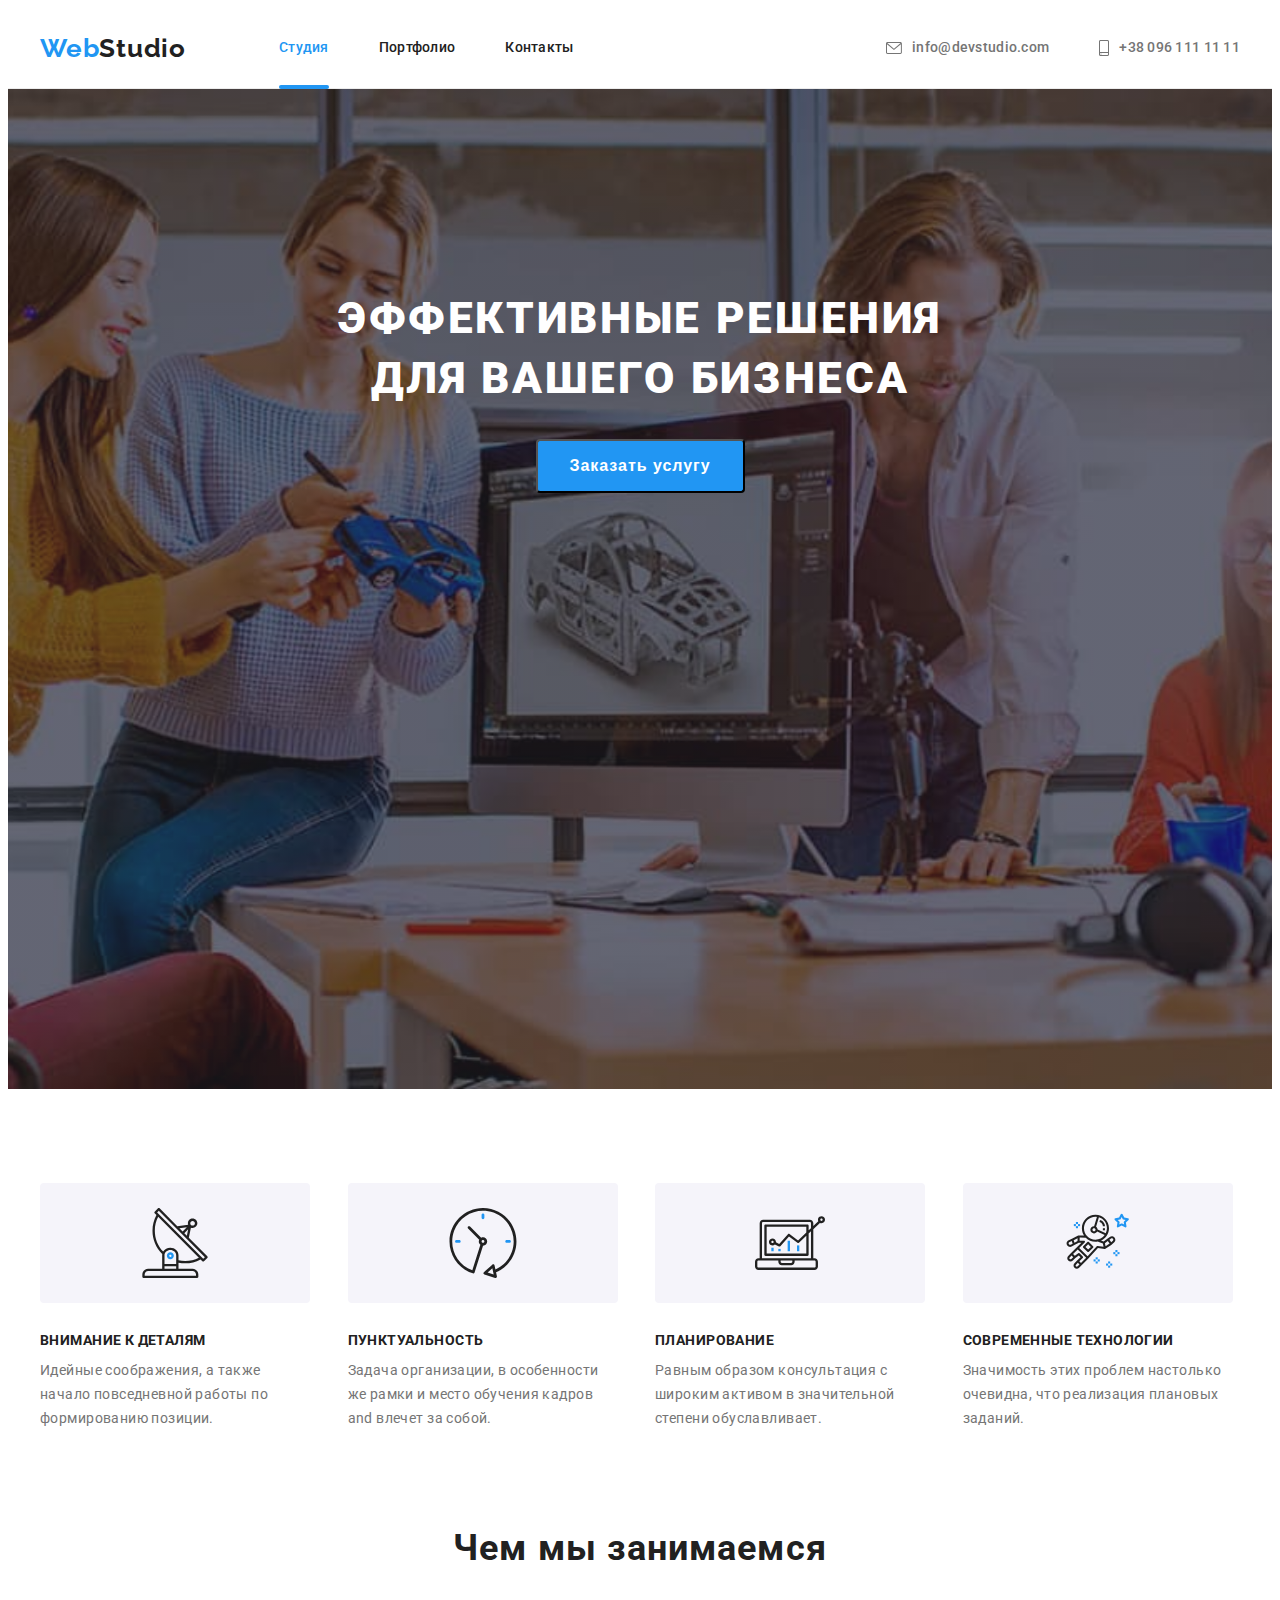
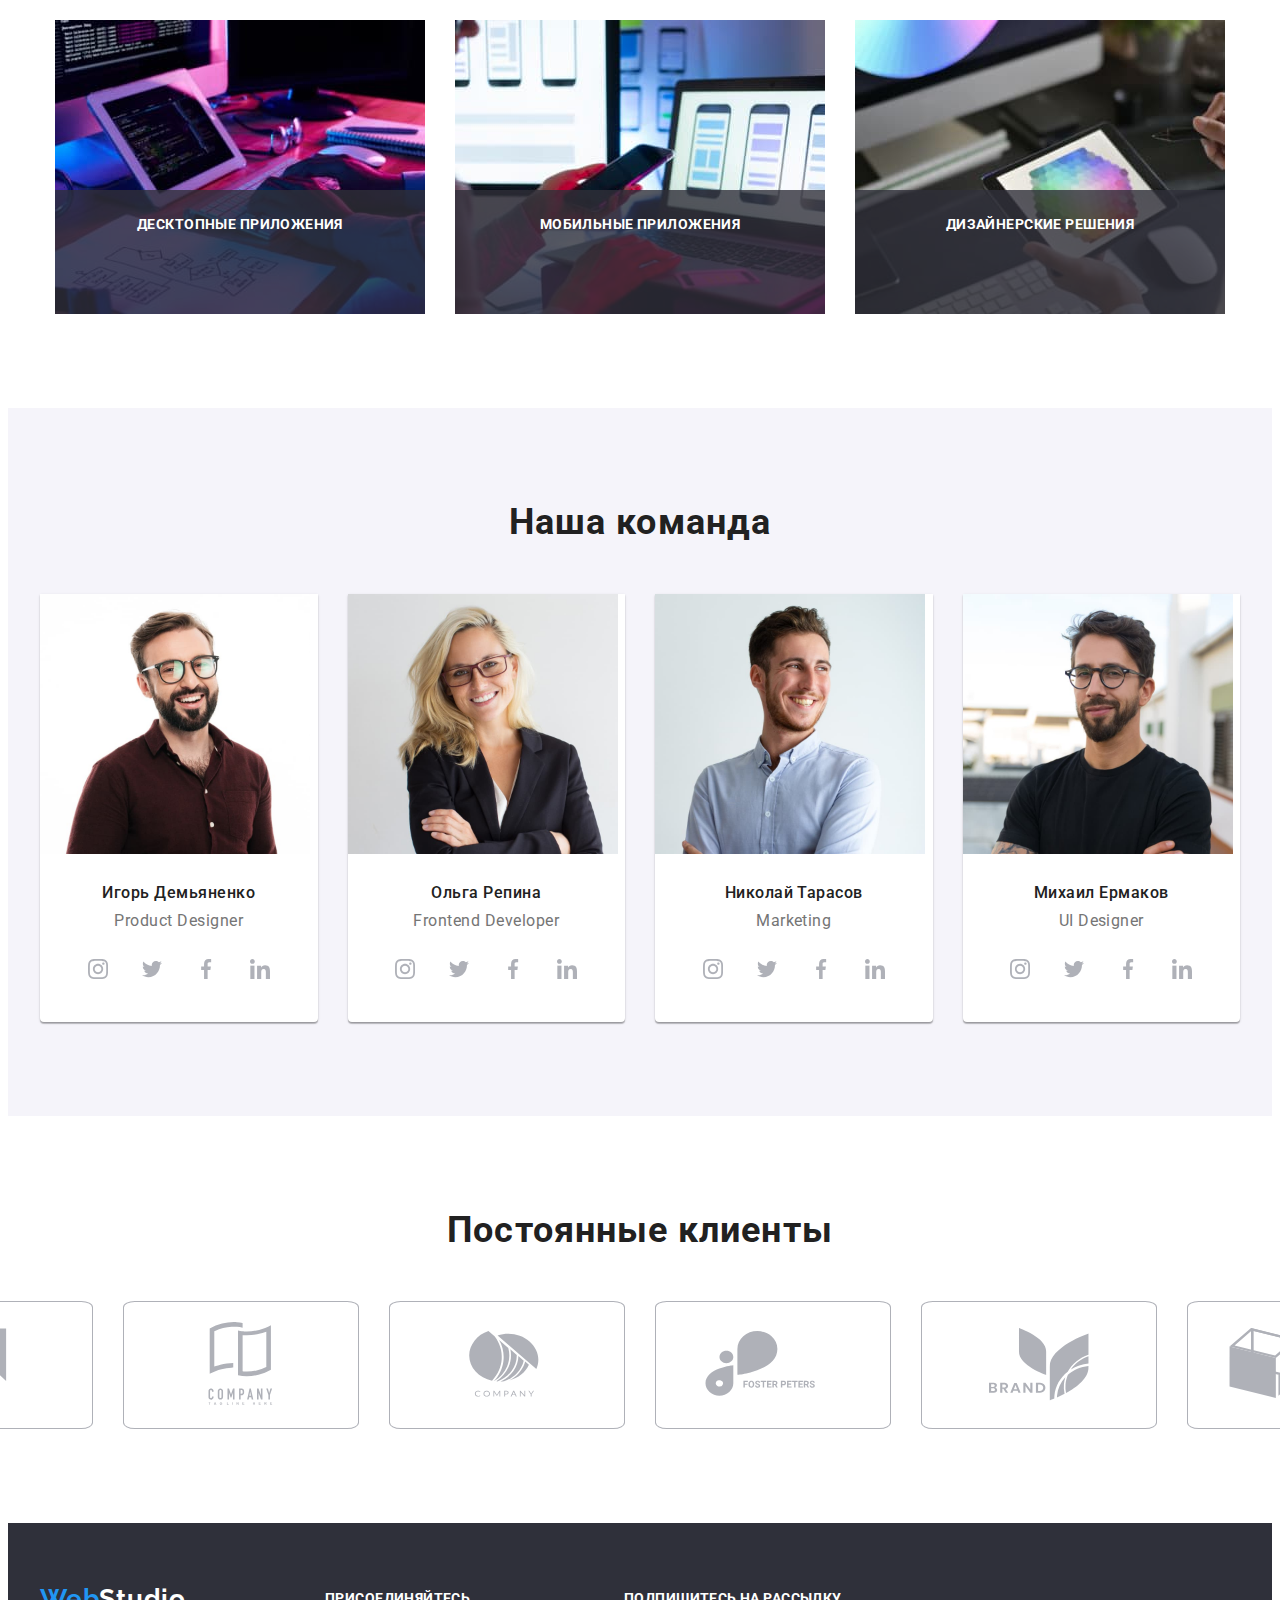
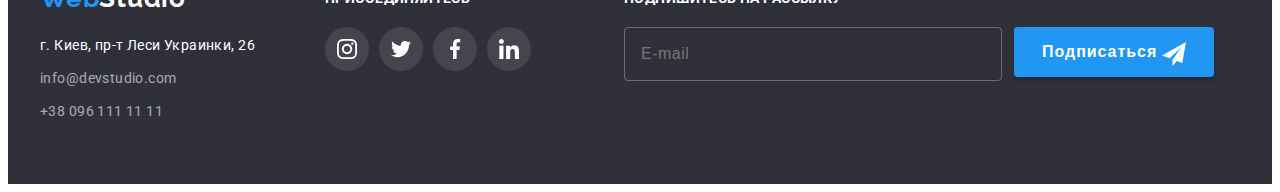
<file: index.html>
<!DOCTYPE html>
<html lang="ru">

<head>
    <meta charset="UTF-8">
    <meta http-equiv="X-UA-Compatible" content="IE=edge">
    <meta name="viewport" content="width=device-width, initial-scale=1.0">
    <title>Document</title>
        <link rel="stylesheet" href="https://fonts.googleapis.com/css2?family=Raleway:wght@700&family=Roboto:wght@400;500;700;900&display=swap">
        <link rel="stylesheet" href="https://cdnjs.cloudflare.com/ajax/libs/modern-normalize/1.1.0/modern-normalize.min.css" integrity="sha512-wpPYUAdjBVSE4KJnH1VR1HeZfpl1ub8YT/NKx4PuQ5NmX2tKuGu6U/JRp5y+Y8XG2tV+wKQpNHVUX03MfMFn9Q==" crossorigin="anonymous" referrerpolicy="no-referrer" />
        <link rel="stylesheet" href="./css/main.min.css">
</head>
    <body>
        <header class="header">
        <div class="header-containers">
            <nav class="header-nav">
                <a  class="header-nav__link-logo" href="index.html">
                    <span class="header-nav__span">Web</span>Studio
                </a>
                <ul class="site-nav">
                    <li class="site-nav__point nav">
                        <a href="index.html" class="site-nav__link acctive current">Студия</a>
                    </li>
                    <li class="site-nav__point nav">
                        <a href="./portfolio.html" class="site-nav__link">Портфолио</a>
                    </li>
                    <li class="site-nav__point nav">
                        <a href="" class="site-nav__link">Контакты</a>
                    </li>
                </ul>
            </nav>
            <ul class="auth">
                <li class="auth__point dot">
                    <a class="auth__link-contakt" href="mailto:info@devstudio.com">
                        <svg class="auth__acon iconhw">
                            <use href="./images/icons.svg#icon-envelope-g2">
                            </use>
                        </svg>
                        info@devstudio.com
                    </a>
                </li>
                <li class="auth__point dot indent">
                    <a class="auth__link-contakt" href="tel:+380961111111">
                        <svg class="auth__acon iconhwtwo">
                            <use href="./images/icons.svg#icon-smartphone-g2">
                            </use>
                        </svg>
                        +38 096 111 11 11
                    </a>
                </li>
            </ul>
        </div>
        </header>
        <main class="main">
            <section class="section-hero">
                <div class="section-hero-containers">
                <h1 class="section-hero__title">Эффективные решения<br> для вашего бизнеса</h1>
                <button type="button" class="section-hero__btn" data-modal-open>Заказать услугу</button>
                </div>
            </section>
            <section class="section-criteria">
                <div class="section-criteria-containers">
                    <h2 class="section-criteria__zag visually">Чем мы хороши для вас</h2>
                    <ul class="criteria__feature-listread">
                        <li class="criteria__point">
                        <div class="criteria__box">
                            <svg class="criteria__icon">
                                <use href="./images/icons.svg#icon-antenna-1">
                                </use>
                            </svg>
                        </div>
                        <h3 class="criteria__title">Внимание к деталям</h3>
                        <p class="criteria__texticon">Идейные соображения, а также начало повседневной работы по формированию
                            позиции.</p>
                        </li>
                        <li class="criteria__point">
                        <div class="criteria__box">
                            <svg class="criteria__icon">
                                <use href="./images/icons.svg#icon-clock-1">
                                </use>
                            </svg>
                        </div>
                        <h3 class="criteria__title">Пунктуальность</h3>
                        <p class="criteria__texticon">Задача организации, в особенности же рамки и место обучения кадров and
                            влечет за собой.</p>
                        </li>
                        <li class="criteria__point">
                        <div class="criteria__box">
                            <svg class="criteria__icon">
                                <use href="./images/icons.svg#icon-diagram-1">
                                </use>
                            </svg>
                        </div>
                        <h3 class="criteria__title">Планирование</h3>
                        <p class="criteria__texticon">Равным образом консультация с широким активом в значительной степени
                            обуславливает.</p>
                        </li>
                        <li class="criteria__point">
                        <div class="criteria__box">
                            <svg class="criteria__icon">
                                <use href="./images/icons.svg#icon-astronaut-1">
                                </use>
                            </svg>
                        </div>
                        <h3 class="criteria__title">Современные технологии</h3>
                        <p class="criteria__texticon">Значимость этих проблем настолько очевидна, что реализация плановых
                            заданий.</p>
                        </li>
                    </ul>
                </div>    
            </section>
            <section class="section-work">
                <div class="section-work-containers">
                <h2 class="section-work__zag">Чем мы занимаемся</h2>
                <ul class="work__feature-list">
                    <li class="work__point">
                            <img src="./images/img/img1.jpg" alt="написание кода" width="370" height="294">
                            <p class="work__title-img">Десктопные приложения</p>
                    </li>
                    <li class="work__point">
                            <img src="./images/img/img2.jpg" alt="оформление проекта" width="370" height="294">
                            <p class="work__title-img">Мобильные приложения</p>
                    </li>
                    <li class="work__point">
                            <img src="./images/img/img3.jpg" alt="цветовая палитра" width="370" height="294">
                            <p class="work__title-img">Дизайнерские решения</p>
                    </li>
                </ul>
                </div>
            </section>
            <section class="section-team">
                <div class="section-team-containers">
                    <h2 class="section-team__zag">Наша команда</h2>
                    <ul class="team__feature-list">
                    <li class="team__point">
                        <img src="./images/img hum/hum1.jpg" alt="hum1" width="270" height="260">
                        <div class="team__name">
                            <h3 class="team__title">Игорь Демьяненко</h3>
                            <p class="team__text">Product Designer</p>
                            <ul class="masters-social__list">
                                <li class="masters-social__item">
                                    <a href="" class="master-social__link">
                                        <svg class="master-social__icon" width="20" height="20">
                                            <use href="./images/icons.svg#icon-icon-instagram-g1">
                                            </use>
                                        </svg>
                                    </a>
                                </li>
                                <li class="masters-social__item">
                                    <a href="" class="master-social__link">
                                        <svg class="master-social__icon" width="20" height="20">
                                            <use href="./images/icons.svg#icon-icon-twitter-g1">
                                            </use>
                                        </svg>
                                    </a>
                                </li>
                                <li class="masters-social__item">
                                    <a href="" class="master-social__link">
                                        <svg class="master-social__icon" width="20" height="20">
                                            <use href="./images/icons.svg#icon-icon-facebook-g1">
                                            </use>
                                        </svg>
                                    </a>
                                </li>
                                <li class="masters-social__item">
                                    <a href="" class="master-social__link">
                                        <svg class="master-social__icon" width="20" height="20">
                                            <use href="./images/icons.svg#icon-icon-linkedin-g1">
                                            </use>
                                        </svg>
                                    </a>
                                </li>
                            </ul>
                        </div>
                    </li>
                    <li class="team__point">
                        <img src="./images/img hum/hum2.jpg" alt="hum2" width="270" height="260">
                        <div class="team__name">
                            <h3 class="team__title">Ольга Репина</h3>
                            <p class="team__text">Frontend Developer</p>
                            <ul class="masters-social__list">
                                <li class="masters-social__item">
                                    <a href="" class="master-social__link">
                                        <svg class="master-social__icon" width="20" height="20">
                                            <use href="./images/icons.svg#icon-icon-instagram-g1">
                                            </use>
                                        </svg>
                                    </a>
                                </li>
                                <li class="masters-social__item">
                                    <a href="" class="master-social__link">
                                        <svg class="master-social__icon" width="20" height="20">
                                            <use href="./images/icons.svg#icon-icon-twitter-g1">
                                            </use>
                                        </svg>
                                    </a>
                                </li>
                                <li class="masters-social__item">
                                    <a href="" class="master-social__link">
                                        <svg class="master-social__icon" width="20" height="20">
                                            <use href="./images/icons.svg#icon-icon-facebook-g1">
                                            </use>
                                        </svg>
                                    </a>
                                </li>
                                <li class="masters-social__item">
                                    <a href="" class="master-social__link">
                                        <svg class="master-social__icon" width="20" height="20">
                                            <use href="./images/icons.svg#icon-icon-linkedin-g1">
                                            </use>
                                        </svg>
                                    </a>
                                </li>
                            </ul>
                        </div>
                    </li>
                    <li class="team__point">
                        <img src="./images/img hum/hum3.jpg" alt="hum3" width="270" height="260">
                        <div class="team__name">
                            <h3 class="team__title">Николай Тарасов</h3>
                            <p class="team__text">Marketing</p>
                            <ul class="masters-social__list">
                                <li class="masters-social__item">
                                    <a href="" class="master-social__link">
                                        <svg class="master-social__icon" width="20" height="20">
                                            <use href="./images/icons.svg#icon-icon-instagram-g1">
                                            </use>
                                        </svg>
                                    </a>
                                </li>
                                <li class="masters-social__item">
                                    <a href="" class="master-social__link">
                                        <svg class="master-social__icon" width="20" height="20">
                                            <use href="./images/icons.svg#icon-icon-twitter-g1">
                                            </use>
                                        </svg>
                                    </a>
                                </li>
                                <li class="masters-social__item">
                                    <a href="" class="master-social__link">
                                        <svg class="master-social__icon" width="20" height="20">
                                            <use href="./images/icons.svg#icon-icon-facebook-g1">
                                            </use>
                                        </svg>
                                    </a>
                                </li>
                                <li class="masters-social__item">
                                    <a href="" class="master-social__link">
                                        <svg class="master-social__icon" width="20" height="20">
                                            <use href="./images/icons.svg#icon-icon-linkedin-g1">
                                            </use>
                                        </svg>
                                    </a>
                                </li>
                            </ul>
                        </div>
                    </li>
                    <li class="team__point">
                        <img src="./images/img hum/hum4.jpg" alt="hum4" width="270" height="260">
                        <div class="team__name">
                            <h3 class="team__title" djeki>Михаил Ермаков</h3>
                            <p class="team__text">UI Designer</p>
                            <ul class="masters-social__list">
                                <li class="masters-social__item">
                                    <a href="" class="master-social__link">
                                        <svg class="master-social__icon" width="20" height="20">
                                            <use href="./images/icons.svg#icon-icon-instagram-g1">
                                            </use>
                                        </svg>
                                    </a>
                                </li>
                                <li class="masters-social__item">
                                    <a href="" class="master-social__link">
                                        <svg class="master-social__icon" width="20" height="20">
                                            <use href="./images/icons.svg#icon-icon-twitter-g1">
                                            </use>
                                        </svg>
                                    </a>
                                </li>
                                <li class="masters-social__item">
                                    <a href="" class="master-social__link">
                                        <svg class="master-social__icon" width="20" height="20">
                                            <use href="./images/icons.svg#icon-icon-facebook-g1">
                                            </use>
                                        </svg>
                                    </a>
                                </li>
                                <li class="masters-social__item">
                                    <a href="" class="master-social__link">
                                        <svg class="master-social__icon" width="20" height="20">
                                            <use href="./images/icons.svg#icon-icon-linkedin-g1">
                                            </use>
                                        </svg>
                                    </a>
                                </li>
                            </ul>
                        </div>
                    </li>
                    </ul>
                </div>
            </section>
            <section class="section-regular-clients">
                <div class="section-regular-clients-conteiners">
                <h2 class="regular-clients__titles">Постоянные клиенты</h2>
                <ul class="clients__list">
                        <li class="clients__item">
                            <a href=""class="clients__link">
                                <svg class="clients__iconn">
                                    <use href="./images/icons.svg#icon-Logo">
                                    </use>
                                </svg>
                            </a>
                        </li>
                        <li class="clients__item">
                            <a href=""class="clients__link">
                                <svg class="clients__iconn">
                                    <use href="./images/icons.svg#icon-Logo-1">
                                    </use>
                                </svg>
                            </a>
                        </li>
                        <li class="clients__item">
                            <a href=""class="clients__link">
                                <svg class="clients__iconn">
                                    <use href="./images/icons.svg#icon-Logo-2">
                                    </use>
                                </svg>
                            </a>
                        </li>
                        <li class="clients__item">
                            <a href=""class="clients__link">
                                <svg class="clients__iconn">
                                    <use href="./images/icons.svg#icon-Logo-3">
                                    </use>
                                </svg>
                            </a>
                        </li>
                        <li class="clients__item">
                            <a href=""class="clients__link">
                                <svg class="clients__iconn">
                                    <use href="./images/icons.svg#icon-Logo-4">
                                    </use>
                                </svg>
                            </a>
                        </li>
                        <li class="clients__item">
                            <a href=""class="clients__link">
                                <svg class="clients__iconn">
                                    <use href="./images/icons.svg#icon-Logo-5">
                                    </use>
                                </svg>
                            </a>
                        </li>
                </ul>
                </div>
            </section>
        </main>
        <footer class="footer">
            <div class="footer-containers">
                <div class="leftpos">
                    <a href="index.html" class="leftpos__logo">
                        <span class="leftpos__span">Web</span>Studio
                    </a>
                    <address >
                        <p class="leftpos__text">г. Киев, пр-т Леси Украинки, 26</p>
                        <a class="leftpos__link last" href="mailto:info@devstudio.com" >info@devstudio.com</a>
                        <a class="leftpos__link" href="tel:+380961111111" >+38 096 111 11 11</a>
                    </address>
                </div>
                <div class="rightpos">
                    <p class="rightpos__texr-sociallast">присоединяйтесь</p>
                <ul class="rightpossocial__list">
                    <li class="rightpossocial__item">
                        <a href="" class="rightpossocial__link">
                            <svg class="rightpossocial__icon" width="20" height="20">
                                <use href="./images/icons.svg#icon-icon-instagram-g1">
                                </use>
                            </svg>
                        </a>
                    </li>
                    <li class="rightpossocial__item">
                        <a href="" class="rightpossocial__link">
                            <svg class="rightpossocial__icon" width="20" height="20">
                                <use href="./images/icons.svg#icon-icon-twitter-g1">
                                </use>
                            </svg>
                        </a>
                    </li>
                    <li class="rightpossocial__item">
                        <a href="" class="rightpossocial__link">
                            <svg class="rightpossocial__icon" width="20" height="20">
                                <use href="./images/icons.svg#icon-icon-facebook-g1">
                                </use>
                            </svg>
                        </a>
                    </li>
                    <li class="rightpossocial__item">
                        <a href="" class="rightpossocial__link">
                            <svg class="rightpossocial__icon" width="20" height="20">
                                <use href="./images/icons.svg#icon-icon-linkedin-g1">
                                </use>
                            </svg>
                        </a>
                    </li>
                </ul> 
                </div>
                <div class="footermail">
                    <p class="footermail__text">Подпишитесь на рассылку</p>
                        <form action="#" class="mail__form">
                            <div class="mail__field">
                                <div class="mail__wrap">
                                    <input
                                        type="email"
                                        class="mail__input"
                                        name="user-email"
                                        id="user-email"
                                        placeholder="E-mail"
                                    />
                                </div>
                                <div class="cover__btn">
                                    <button type="submit" class="btn__subscribe">
                                        Подписаться
                                        <svg class="btn__iconss">
                                            <use href="./images/icons.svg#icon-icon-telegram">
                                            </use>
                                        </svg>
                                    </button>
                                </div>
                            </div>
                        </form>    
                </div>
            </div>
        </footer>
        <div class="backdrop is-hidden" data-modal>
            <div class="modal">
                <a href="" class="modal__link">
                    <button class="modalbtn" type="button" data-modal-close>
                        <svg class="modalbtn__svg">
                            <use href="./images/icons.svg#icon-close-black-18dp-2-1">
                            </use>
                        </svg>
                    </button>
                </a>
                <p class="modal__window-title">Оставьте свои данные, мы вам перезвоним</p>
                <form action="#" class="form">
                    <div class="form__field">
                        <label for="user-name" class="form__label">
                            Имя
                        </label>
                        <div class="form__wrap">
                            <input
                                type="text"
                                class="form__input"
                                name="user-name"
                                minlength="2"
                                required
                                id="user-name"
                            />
                            <svg class="input-icon" width="18" height="18">
                                <use
                                    href="./images/icons.svg#icon-person-black-18dp-1"
                                ></use>
                            </svg>
                        </div>
                    </div>
                    <div class="form__field">
                        <label for="user-tel" class="form__label">
                            Телефон
                        </label>
                        <div class="form__wrap">
                        <input
                            value=""
                            type="tel"
                            class="form__input"
                            name="user-tel"
                            required
                            id="user-tel"
                        />
                        <svg class="input-icon" width="18" height="18">
                            <use
                                href="./images/icons.svg#icon-phone-black-18dp-1"
                            ></use>
                        </svg>
                        </div>
                    </div>
                    <div class="form__field">
                        <label for="user-email" class="form__label">
                            Почта
                        </label>
                        <div class="form__wrap">
                        <input
                            type="email"
                            class="form__input"
                            name="user-email"
                            id="user-email"
                        />
                        <svg class="input-icon" width="18" height="18">
                            <use
                                href="./images/icons.svg#icon-email-black-18dp-1">
                            </use>
                        </svg>
                        </div>
                    </div>
                    <div class="form__field margin-b-twentypx">
                        <label for="user-text" class="form__label labelx"
                            >Комментарий</label>
                        <textarea
                            name="user-text"
                            id="user-text"
                            class="form__text"
                            placeholder="Введите текст"></textarea>
                    </div>
                    <div class="form__field margin-button">
                        <input
                            type="checkbox"
                            class="form__check visually-hidden is-hidden"
                            name="policy"
                            id="policy"
                            />
                        <label for="policy" class="form__check-text">
                                Соглашаюсь с рассылкой и принимаю
                                <a href="" class="form__text-provisions">Условия договора
                                </a>
                        </label>
                    </div>
                    <div class="btnsend">
                    <button type="submit" class="btnsend__window">Отправить</button>
                    </div>
                </form>
            </div>
        </div>
        <!--JS-->
        <script src="./js/modal.js"></script>
    </body>
</html>
</file>
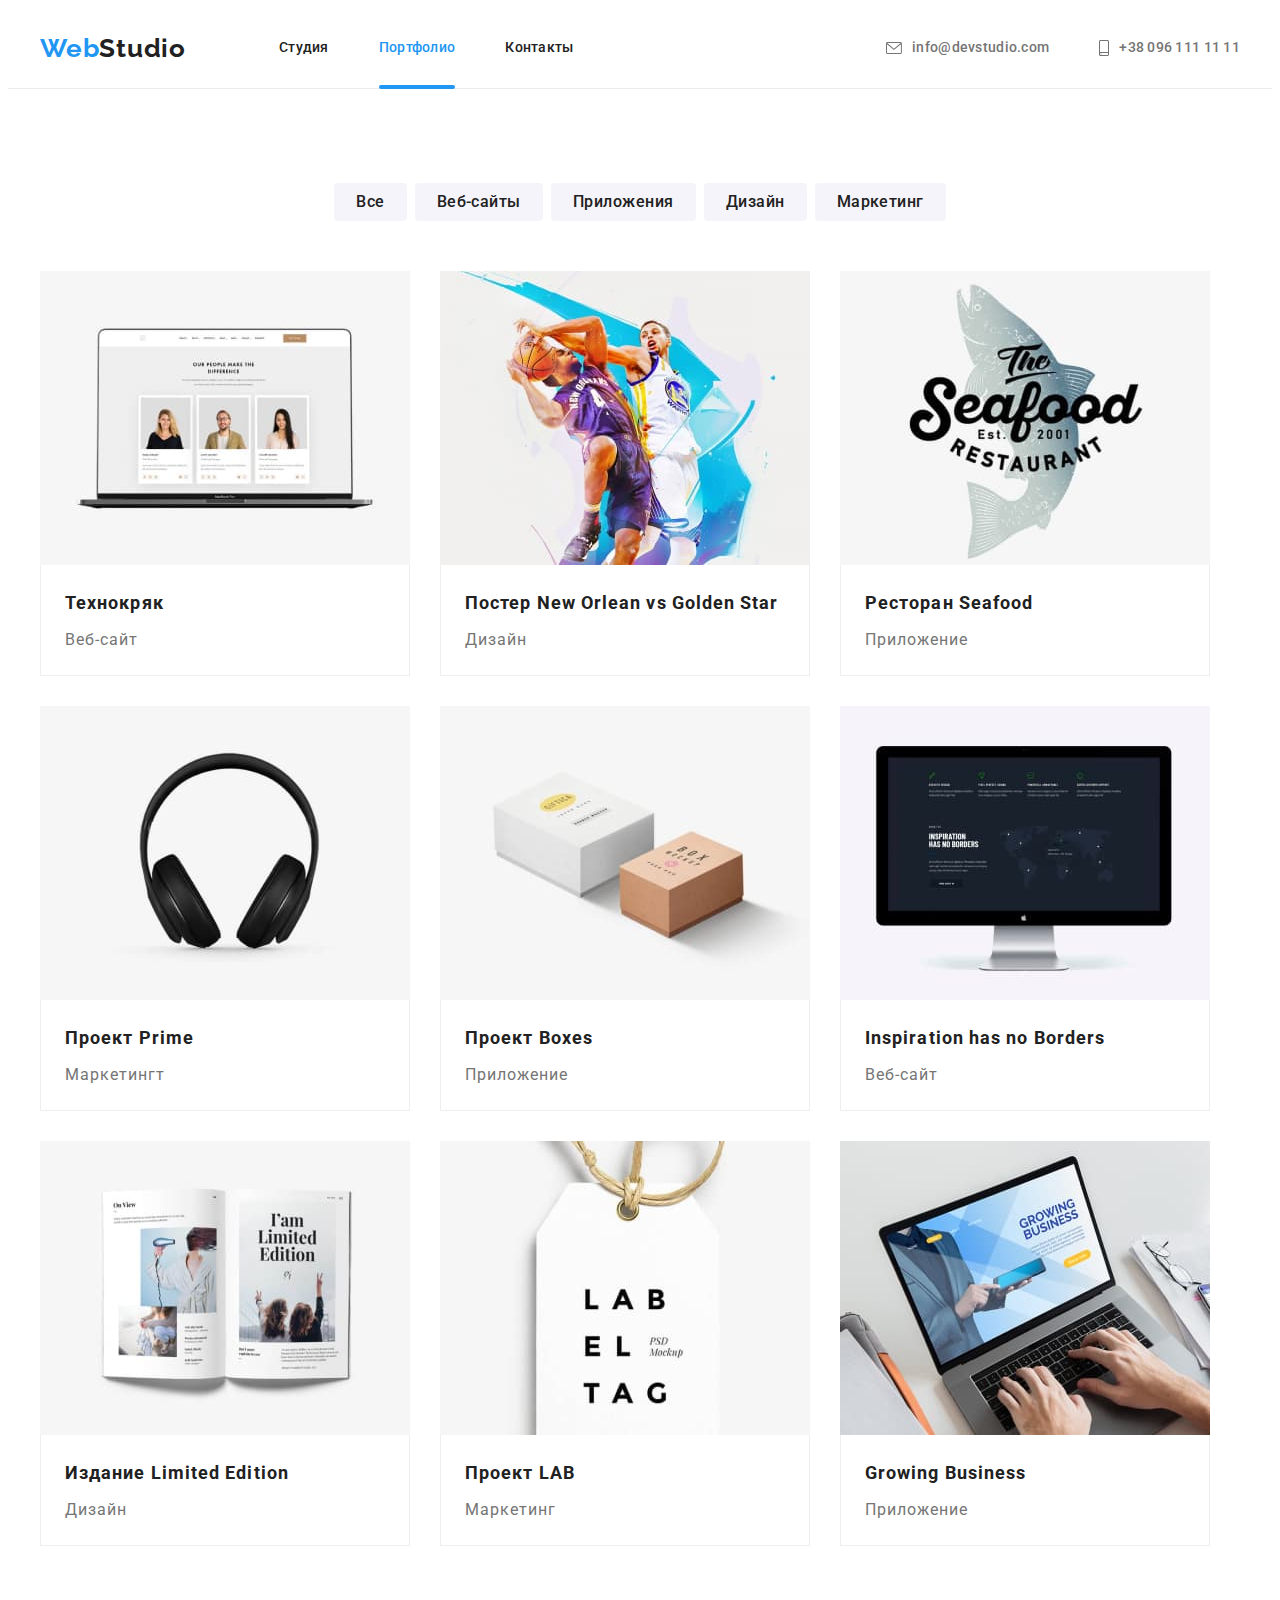
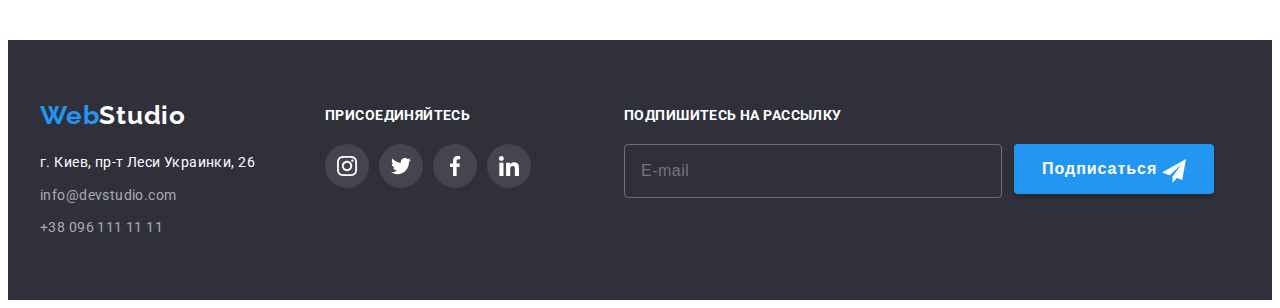
<file: portfolio.html>
<!DOCTYPE html>
<html lang="ru">
    <head>
        <meta charset="UTF-8">
        <meta http-equiv="X-UA-Compatible" content="IE=edge">
        <meta name="viewport" content="width=device-width, initial-scale=1.0">
        <title>Document</title>
            <link rel="stylesheet" href="https://fonts.googleapis.com/css2?family=Raleway:wght@700&family=Roboto:wght@400;500;700;900&display=swap">
            <link rel="stylesheet" href="https://cdnjs.cloudflare.com/ajax/libs/modern-normalize/1.1.0/modern-normalize.min.css" integrity="sha512-wpPYUAdjBVSE4KJnH1VR1HeZfpl1ub8YT/NKx4PuQ5NmX2tKuGu6U/JRp5y+Y8XG2tV+wKQpNHVUX03MfMFn9Q==" crossorigin="anonymous" referrerpolicy="no-referrer" />
            <link rel="stylesheet" href="./css/main.min.css">
    </head>
<body>
    <header class="header">
        <div class="header-containers">
            <nav class="header-nav">
                <a  class="header-nav__link-logo" href="index.html">
                    <span class="header-nav__span">Web</span>Studio
                </a>
                <ul class="site-nav">
                    <li class="site-nav__point nav">
                        <a href="index.html" class="site-nav__link">Студия</a>
                    </li>
                    <li class="site-nav__point nav">
                        <a href="./portfolio.html" class="site-nav__link  acctive current">Портфолио</a>
                    </li>
                    <li class="site-nav__point nav">
                        <a href="" class="site-nav__link">Контакты</a>
                    </li>
                </ul>
            </nav>
            <ul class="auth">
                <li class="auth__point dot">
                    <a class="auth__link-contakt" href="mailto:info@devstudio.com">
                        <svg class="auth__acon iconhw">
                            <use href="./images/icons.svg#icon-envelope-g2">
                            </use>
                        </svg>
                        info@devstudio.com
                    </a>
                </li>
                <li class="auth__point dot indent">
                    <a class="auth__link-contakt" href="tel:+380961111111">
                        <svg class="auth__acon iconhwtwo">
                            <use href="./images/icons.svg#icon-smartphone-g2">
                            </use>
                        </svg>
                        +38 096 111 11 11
                    </a>
                </li>
            </ul>
        </div>
    </header>
    <main class="main">
        <section class="portfoll">
            <div class="portfoll-container">  
                    <h1 class="visually" >Список предложений</h1>
                    <ul class="portfoll-feature-listread">
                        <li class="portfoll-point"> <button type="button" class="portfoll-btn .cur">Все</button></li>
                        <li class="portfoll-point"> <button type="button" class="portfoll-btn">Веб-сайты</button></li>
                        <li class="portfoll-point"> <button type="button" class="portfoll-btn">Приложения</button></li>
                        <li class="portfoll-point"> <button type="button" class="portfoll-btn">Дизайн</button></li>
                        <li class="portfoll-point"> <button type="button" class="portfoll-btn">Маркетинг</button></li>
                    </ul>
            </div>    
            <div class="portfoll-containers-list">  
                    <ul class="portfoll-feature-listread-new">
                        <li class="portfoll-point-ad">        
                            <a href="" class="portfoll-link">
                                <div class="portfoll-item-wrap">
                                    <img class="portfoll-images" 
                                        src="./images/imgport/port1.jpg" 
                                        alt="hum1" width="370" height="294">
                                    <p class="portfoll-top-text">
                                        Технокряк это современная площадка распространения коронавируса.
                                        Компании используют эту платформу для цифрового шпионажа и атак 
                                        на защищённые сервера конкурентов.
                                    </p>
                                </div>
                                
                                <div class="card">
                                    <h2 class="portfoll-title">Технокряк</h2>
                                    <p class="portfoll-text">Веб-сайт</p>
                                </div>
                            </a>
                        </li>
                        <li class="portfoll-point-ad">        
                            <a href="" class="portfoll-link">
                                <div class="portfoll-item-wrap">
                                    <img class="portfoll-images" 
                                        src="./images/imgport/port2.jpg" 
                                        alt="hum2" width="370" height="294">
                                    <p class="portfoll-top-text">
                                        Технокряк это современная площадка распространения коронавируса.
                                        Компании используют эту платформу для цифрового шпионажа и атак 
                                        на защищённые сервера конкурентов.
                                    </p>
                                </div>
                                
                                <div class="card">
                                    <h2 class="portfoll-title">Постер New Orlean vs Golden Star</h2>
                                    <p class="portfoll-text">Дизайн</p>
                                </div>
                            </a>
                        </li>
                        <li class="portfoll-point-ad">        
                            <a href="" class="portfoll-link">
                                <div class="portfoll-item-wrap">
                                    <img class="portfoll-images" 
                                        src="./images/imgport/port3.jpg" 
                                        alt="hum3" width="370" height="294">
                                    <p class="portfoll-top-text">
                                        Технокряк это современная площадка распространения коронавируса.
                                        Компании используют эту платформу для цифрового шпионажа и атак 
                                        на защищённые сервера конкурентов.
                                    </p>
                                </div>
                                
                                <div class="card">
                                    <h2 class="portfoll-title">Ресторан Seafood</h2>
                                    <p class="portfoll-text">Приложение</p>
                                </div>
                            </a>
                        </li>
                        <li class="portfoll-point-ad">        
                            <a href="" class="portfoll-link">
                                <div class="portfoll-item-wrap">
                                    <img class="portfoll-images" 
                                        src="./images/imgport/port4.jpg" 
                                        alt="hum4" width="370" height="294">
                                    <p class="portfoll-top-text">
                                        Технокряк это современная площадка распространения коронавируса.
                                        Компании используют эту платформу для цифрового шпионажа и атак 
                                        на защищённые сервера конкурентов.
                                    </p>
                                </div>
                                
                                <div class="card">
                                    <h2 class="portfoll-title">Проект Prime</h2>
                                    <p class="portfoll-text">Маркетингт</p>
                                </div>
                            </a>
                        </li>
                        <li class="portfoll-point-ad">        
                            <a href="" class="portfoll-link">
                                <div class="portfoll-item-wrap">
                                    <img class="portfoll-images" 
                                        src="./images/imgport/port5.jpg" 
                                        alt="hum5" width="370" height="294">
                                    <p class="portfoll-top-text">
                                        Технокряк это современная площадка распространения коронавируса.
                                        Компании используют эту платформу для цифрового шпионажа и атак 
                                        на защищённые сервера конкурентов.
                                    </p>
                                </div>
                                
                                <div class="card">
                                    <h2 class="portfoll-title">Проект Boxes</h2>
                                    <p class="portfoll-text">Приложение</p>
                                </div>
                            </a>
                        </li>
                        <li class="portfoll-point-ad">        
                            <a href="" class="portfoll-link">
                                <div class="portfoll-item-wrap">
                                    <img class="portfoll-images" 
                                        src="./images/imgport/port6.jpg" 
                                        alt="hum6" width="370" height="294">
                                    <p class="portfoll-top-text">
                                        Технокряк это современная площадка распространения коронавируса.
                                        Компании используют эту платформу для цифрового шпионажа и атак 
                                        на защищённые сервера конкурентов.
                                    </p>
                                </div>
                                
                                <div class="card">
                                    <h2 class="portfoll-title">Inspiration has no Borders</h2>
                                    <p class="portfoll-text">Веб-сайт</p>
                                </div>
                            </a>
                        </li>
                        <li class="portfoll-point-ad">        
                            <a href="" class="portfoll-link">
                                <div class="portfoll-item-wrap">
                                    <img class="portfoll-images" 
                                        src="./images/imgport/port7.jpg" 
                                        alt="hum7" width="370" height="294">
                                    <p class="portfoll-top-text">
                                        Технокряк это современная площадка распространения коронавируса.
                                        Компании используют эту платформу для цифрового шпионажа и атак 
                                        на защищённые сервера конкурентов.
                                    </p>
                                </div>
                                
                                <div class="card">
                                    <h2 class="portfoll-title">Издание Limited Edition</h2>
                                    <p class="portfoll-text">Дизайн</p>
                                </div>
                            </a>
                        </li>
                        <li class="portfoll-point-ad">        
                            <a href="" class="portfoll-link">
                                <div class="portfoll-item-wrap">
                                    <img class="portfoll-images" 
                                        src="./images/imgport/port8.jpg" 
                                        alt="hum8" width="370" height="294">
                                    <p class="portfoll-top-text">
                                        Технокряк это современная площадка распространения коронавируса.
                                        Компании используют эту платформу для цифрового шпионажа и атак 
                                        на защищённые сервера конкурентов.
                                    </p>
                                </div>
                                
                                <div class="card">
                                    <h2 class="portfoll-title">Проект LAB</h2>
                                    <p class="portfoll-text">Маркетинг</p>
                                </div>
                            </a>
                        </li>
                        <li class="portfoll-point-ad">        
                            <a href="" class="portfoll-link">
                                <div class="portfoll-item-wrap">
                                    <img class="portfoll-images" 
                                        src="./images/imgport/port9.jpg" 
                                        alt="hum9" width="370" height="294">
                                    <p class="portfoll-top-text">
                                        Технокряк это современная площадка распространения коронавируса.
                                        Компании используют эту платформу для цифрового шпионажа и атак 
                                        на защищённые сервера конкурентов.
                                    </p>
                                </div>
                                
                                <div class="card">
                                    <h2 class="portfoll-title">Growing Business</h2>
                                    <p class="portfoll-text">Приложение</p>
                                </div>
                            </a>
                        </li>
                    </ul>
            </div>
        </section>
    </main>
    <footer class="footer">
        <div class="footer-containers">
            <div class="leftpos">
                <a href="index.html" class="leftpos__logo">
                    <span class="leftpos__span">Web</span>Studio
                </a>
                <address >
                    <p class="leftpos__text">г. Киев, пр-т Леси Украинки, 26</p>
                    <a class="leftpos__link last" href="mailto:info@devstudio.com" >info@devstudio.com</a>
                    <a class="leftpos__link" href="tel:+380961111111" >+38 096 111 11 11</a>
                </address>
            </div>
            <div class="rightpos">
                <p class="rightpos__texr-sociallast">присоединяйтесь</p>
            <ul class="rightpossocial__list">
                <li class="rightpossocial__item">
                    <a href="" class="rightpossocial__link">
                        <svg class="rightpossocial__icon" width="20" height="20">
                            <use href="./images/icons.svg#icon-icon-instagram-g1">
                            </use>
                        </svg>
                    </a>
                </li>
                <li class="rightpossocial__item">
                    <a href="" class="rightpossocial__link">
                        <svg class="rightpossocial__icon" width="20" height="20">
                            <use href="./images/icons.svg#icon-icon-twitter-g1">
                            </use>
                        </svg>
                    </a>
                </li>
                <li class="rightpossocial__item">
                    <a href="" class="rightpossocial__link">
                        <svg class="rightpossocial__icon" width="20" height="20">
                            <use href="./images/icons.svg#icon-icon-facebook-g1">
                            </use>
                        </svg>
                    </a>
                </li>
                <li class="rightpossocial__item">
                    <a href="" class="rightpossocial__link">
                        <svg class="rightpossocial__icon" width="20" height="20">
                            <use href="./images/icons.svg#icon-icon-linkedin-g1">
                            </use>
                        </svg>
                    </a>
                </li>
            </ul> 
            </div>
            <div class="footermail">
                <p class="footermail__text">Подпишитесь на рассылку</p>
                    <form action="#" class="mail__form">
                        <div class="mail__field">
                            <div class="mail__wrap">
                                <input
                                    type="email"
                                    class="mail__input"
                                    name="user-email"
                                    id="user-email"
                                    placeholder="E-mail"
                                />
                            </div>
                            <div class="cover__btn">
                                <button type="submit" class="btn__subscribe">
                                    Подписаться
                                    <svg class="btn__iconss">
                                        <use href="./images/icons.svg#icon-icon-telegram">
                                        </use>
                                    </svg>
                                </button>
                            </div>
                        </div>
                    </form>    
            </div>
        </div>
    </footer>
</body>
</html>
</file>
<file: css/main.min.css>
:root{--primary-text-color: #757575;--accent-color: #2196F3;--text-color-zag: #212121;--background-color: #FFFFFF;--fon-background-color: #E5E5E5;--fon-background-color-two: #F5F4FA;--fon-background-color-footer: #2F303A;--border-line-heder: #ECECEC;--border-icon: #EEEEEE;--color-icon-primary:#AFB1B8}body{color:var(--primary-text-color);font-family:Roboto, sans-serif}h1,h2,h3,h4,h5,h6,p{margin:0}ul,ol{margin:0;padding:0;text-decoration:none;list-style:none}a{padding:0;margin:0}button{cursor:pointer}img{display:block;margin:0;padding:0}.conteiners{width:1200px;padding:0 15px}.visually{position:absolute;white-space:nowrap;width:1px;height:1px;overflow:hidden;border:0;padding:0;clip:rect(0 0 0 0);clip-path:inset(50%);margin:-1px}.is-hidden{opacity:0;visibility:hidden;pointer-events:none}.header{background-color:var(--background-color);border-bottom:1px solid var(--border-line-heder)}.header-containers{display:flex;align-items:center;width:1200px;padding:0 15px;margin-left:auto;margin-right:auto}.header-nav{display:flex}.header-nav__link-logo{display:flex;align-items:center;color:var(--text-color-zag);font-family:Raleway, sans-serif;font-weight:700;font-size:26px;line-height:1.19;letter-spacing:0.03em;text-decoration:none;margin-right:93px}.header-nav__span{color:var(--accent-color)}.site-nav{display:flex}.site-nav .site-nav__point+.site-nav__point{margin-left:50px}.site-nav__point.nav{list-style:none}.site-nav__link{color:var(--text-color-zag);font-weight:500;font-size:14px;line-height:1.14px;letter-spacing:0.02em;text-decoration:none;position:relative;transition:color 250ms cubic-bezier(0.4, 0, 0.2, 1)}.site-nav__link:hover,.site-nav__link:focus{color:var(--accent-color);transition:color 250ms cubic-bezier(0.4, 0, 0.2, 1)}.site-nav__link.current{color:var(--accent-color)}.site-nav__link{display:block;padding-top:32px;padding-bottom:32px}.site-nav__link.acctive::after{content:"";width:100%;height:4px;background-color:var(--accent-color);border-radius:2px;position:absolute;left:0;bottom:-8px}.auth{display:flex;justify-content:center;margin-left:auto}.auth.dot{list-style:none}.auth .auth__point.indent{margin-left:50px}.auth__link-contakt{color:var(--primary-text-color);font-weight:500;font-size:14px;line-height:1.14;letter-spacing:0.02em;text-decoration:none;display:block;padding-top:32px;padding-bottom:32px;transition:color 250ms cubic-bezier(0.4, 0, 0.2, 1)}.auth__link-contakt:hover,.auth__link-contakt:focus{color:var(--accent-color);transition:color 250ms cubic-bezier(0.4, 0, 0.2, 1)}.auth__link-contakt{fill:var(--primary-text-color)}.auth__link-contakt:hover,.auth__link-contakt:focus{fill:var(--accent-color)}.auth__link-contakt{display:flex;align-items:center;background-color:var(--background-color)}.auth__acon{margin-right:10px}.auth__acon.iconhw{height:12px;width:16px}.auth__acon.iconhwtwo{height:16px;width:10px}.section-hero__title{margin-bottom:30px;color:var(--background-color);font-weight:900;font-size:44px;line-height:1.36;letter-spacing:0.06em;text-transform:uppercase}.section-hero__btn{display:inline-block;padding:10px 32px;border-radius:4px;background-color:var(--accent-color);color:var(--background-color);font-weight:700;font-size:16px;line-height:1.87;letter-spacing:0.06em;text-transform:inherit;transition:background-color 250ms cubic-bezier(0.4, 0, 0.2, 1),color 250ms cubic-bezier(0.4, 0, 0.2, 1)}.section-hero__btn:hover,.section-hero__btn:focus{background-color:var(--background-color);color:var(--accent-color)}.section-hero{padding-top:200px;padding-bottom:200px;max-width:1600px;height:600px;margin:0 auto;background-color:#C4C4C4;background-image:linear-gradient(rgba(47,48,58,0.4), rgba(47,48,58,0.4)),url(../images/fon/Img.jpg);background-repeat:no-repeat;background-position:center;background-size:cover}.section-hero-containers{display:block;text-align:center;width:1200px;padding:0 15px;margin-left:auto;margin-right:auto}.section-criteria{background-color:var(--background-color);padding-top:94px;padding-bottom:94px}.section-criteria-containers{width:1200px;padding:0 15px;margin-left:auto;margin-right:auto}.criteria__feature-listread{display:flex;justify-content:center}.criteria__box{display:flex;justify-content:center;align-items:center;height:120px;width:270px;background:#F5F4FA;border-radius:4px;margin-bottom:30px}.criteria__point{height:251px;width:calc((100% - 90px) / 4);margin-right:30px}.criteria__point:nth-child(4n){margin-right:0}.criteria__icon{height:70px;width:70px}.criteria__title{color:var(--text-color-zag);font-weight:700;font-size:14px;line-height:1.14;letter-spacing:0.03em;margin-bottom:10px;text-transform:uppercase}.criteria__texticon{color:var(--primary-text-color);font-weight:400;font-size:14px;line-height:1.71;letter-spacing:0.03em;width:270px;height:75px}.section-work{background-color:var(--background-color);padding-top:0px;padding-bottom:94px}.section-work__zag{text-align:center;color:var(--text-color-zag);font-weight:700;font-size:36px;line-height:1.16;letter-spacing:0.03em;margin-bottom:50px}.section-work-containers{width:1200px;padding:0 15px;margin-left:auto;margin-right:auto}.work__feature-list{display:flex;justify-content:center}.work__point{height:294px;width:calc((100% - 60px) / 3);margin-right:30px;position:relative;display:block;width:370px}.work__point:nth-child(3n){margin-right:0}.work__title-img{position:absolute;padding:27px 0;bottom:0;left:0;width:100%;height:70px;background-color:rgba(47,48,58,0.8);font-weight:700;font-size:14px;line-height:1.14;text-align:center;letter-spacing:0.03em;text-transform:uppercase;color:var(--background-color)}.section-team{background-color:var(--fon-background-color-two);padding-top:94px;padding-bottom:94px}.section-team-containers{width:1200px;padding:0 15px;margin-left:auto;margin-right:auto}.section-team__zag{text-align:center;color:var(--text-color-zag);font-weight:700;font-size:36px;line-height:1.16;letter-spacing:0.03em;margin-bottom:50px}.team__feature-list{display:flex}.team__point{background-color:var(--background-color);height:428px;width:calc((100% - 90px) / 4);margin-right:30px;box-shadow:0px 1px 3px rgba(0,0,0,0.12),0px 1px 1px rgba(0,0,0,0.14),0px 2px 1px rgba(0,0,0,0.2);border-radius:0px 0px 4px 4px}.team__point:nth-child(4n){margin-right:0}.team__name{text-align:center;padding-top:30px;padding-bottom:30px}.team__title{color:var(--text-color-zag);font-weight:500;font-size:16px;line-height:1.18;letter-spacing:0.03em;margin-bottom:10px}.team__text{color:var(--primary-text-color);font-weight:400;font-size:16px;line-height:1.18;letter-spacing:0.03em;margin-bottom:16px}.masters-social__list{display:flex;justify-content:center}.masters-social__item+.masters-social__item{margin-left:10px}.master-social__link{display:flex;justify-content:center;align-items:center;height:44px;width:44px;background-color:transparent;border-radius:50%;transition:background-color 250ms cubic-bezier(0.4, 0, 0.2, 1)}.master-social__link{fill:var(--color-icon-primary);transition:fill 250ms cubic-bezier(0.4, 0, 0.2, 1)}.master-social__link:hover,.master-social__link:focus{background-color:var(--accent-color);transition:fill 250ms cubic-bezier(0.4, 0, 0.2, 1);fill:var(--background-color);transition:fill 250ms cubic-bezier(0.4, 0, 0.2, 1)}.section-regular-clients{background-color:var(--background-color);padding-top:94px;padding-bottom:94px}.section-regular-clients-conteiners{width:1200px;padding:0 15px;margin-left:auto;margin-right:auto;text-align:center}.regular-clients__titles{color:var(--text-color-zag);font-weight:700;font-size:36px;line-height:1.16;letter-spacing:0.03em;margin-bottom:50px}.clients__list{display:flex;justify-content:center}.clients__item+.clients__item{margin-left:30px}.clients__link{display:flex;justify-content:center;align-items:center;height:94px;width:170px;padding:16px 32px;background-color:var(--fon-background-color-two);border-radius:5%;transition:background-color 250ms cubic-bezier(0.4, 0, 0.2, 1)}.clients__link{background-color:var(--background-color);fill:var(--color-icon-primary);transition:fill 250ms cubic-bezier(0.4, 0, 0.2, 1);border:1px solid var(--color-icon-primary)}.clients__link:hover,.clients__link:focus{fill:var(--accent-color);border:1px solid var(--accent-color)}.clients__icon{height:92px;width:170px}.portfoll-feature-listread{color:var(--text-color-zag);font-weight:500;font-size:16px;line-height:1.62}.portfoll-btn{display:inline-block;padding:6px 22px;border-radius:4px;background-color:var(--fon-background-color-two);color:var(--text-color-zag);font-weight:500;font-size:16px;line-height:1.62;letter-spacing:0.03em;font-family:inherit;border:none;transition:background-color 250ms cubic-bezier(0.4, 0, 0.2, 1),color 250ms cubic-bezier(0.4, 0, 0.2, 1)}.portfoll-btn:hover,.portfoll-btn:focus{color:var(--background-color);background-color:var(--accent-color);border:none}.portfoll-btn:hover,.portfoll-btn:focus{box-shadow:0px 3px 1px rgba(0,0,0,0.1),0px 1px 2px rgba(0,0,0,0.08),0px 2px 2px rgba(0,0,0,0.12)}.portfoll-title{color:var(--text-color-zag);font-weight:700;font-size:18px;line-height:2;letter-spacing:0.06em;margin-bottom:4px}.portfoll-text{color:var(--primary-text-color);font-weight:400;font-size:16px;line-height:1.87;letter-spacing:0.06em}.card{padding:20px 24px;border-bottom:1px solid var(--border-icon);border-right:1px solid var(--border-icon);border-left:1px solid var(--border-icon)}.portfoll-link{text-decoration:none}.portfoll{background-color:var(--background-color);padding-top:94px;padding-bottom:94px}.portfoll-container{width:1200px;padding:0 15px;margin-left:auto;margin-right:auto}.portfoll-feature-listread{margin-bottom:50px;display:flex;justify-content:center}.portfoll-feature-listread .portfoll-point+.portfoll-point{margin-left:8px}.portfoll-containers-list{width:1200px;padding:0 15px;margin-left:auto;margin-right:auto}.portfoll-feature-listread-new{display:flex;flex-wrap:wrap}.portfoll-point-ad{margin-bottom:30px;margin-right:30px;width:370px}.portfoll-point-ad:hover,.portfoll-point-ad:focus{box-shadow:0px 1px 1px rgba(0,0,0,0.12),0px 4px 4px rgba(0,0,0,0.06),1px 4px 6px rgba(0,0,0,0.16)}.portfoll-point-ad:nth-child(3n){margin-right:0}.portfoll-point-ad:nth-last-child(-n+3){margin-bottom:0}.portfoll-point-ad:hover .portfoll-top-text{transform:translateY(0)}.portfoll-item-wrap{position:relative;overflow:hidden}.portfoll-top-text{position:absolute;top:0;left:0;background-color:var(--accent-color);padding:63px 24px;color:var(--background-color);font-weight:400;font-size:18px;line-height:1.55;letter-spacing:0.03em;height:100%;transform:translateY(101%);transition:transform 300ms linear}.footer{background-color:var(--fon-background-color-footer);padding-top:60px;padding-bottom:60px}.footer-containers{display:flex;width:1200px;padding:0 15px;margin-left:auto;margin-right:auto}.leftpos__logo{display:block;color:var(--background-color);font-family:Raleway, sans-serif;font-weight:700;font-size:26px;line-height:1.19;letter-spacing:0.03em;text-decoration:none;margin-bottom:20px}.leftpos__span{color:var(--accent-color)}.leftpos__text{color:var(--background-color);font-weight:400;font-size:14px;line-height:1.71;letter-spacing:0.03em;font-style:initial;margin-bottom:9px}.leftpos__link{display:block;color:rgba(255,255,255,0.6);font-weight:400;font-size:14px;line-height:1.71;letter-spacing:0.03em;text-decoration:none;font-style:initial;transition:color 250ms cubic-bezier(0.4, 0, 0.2, 1)}.leftpos__link:hover,.leftpos__link:focus{color:var(--accent-color);transition:color 250ms cubic-bezier(0.4, 0, 0.2, 1)}.leftpos__link.last{margin-bottom:9px}.rightpos{padding-top:8px;height:80px;width:206px;margin-left:70px}.rightpos__texr-sociallast{color:var(--background-color);font-weight:700;font-size:14px;line-height:1.14;letter-spacing:0.03em;text-transform:uppercase;margin-bottom:20px}.rightpossocial__list{display:flex;justify-content:center}.rightpossocial__item+.rightpossocial__item{margin-left:10px}.rightpossocial__link{display:flex;justify-content:center;align-items:center;height:44px;width:44px;background-color:rgba(255,255,255,0.1);border-radius:50%;transition:background-color 250ms cubic-bezier(0.4, 0, 0.2, 1)}.rightpossocial__link{fill:var(--background-color);transition:fill 250ms cubic-bezier(0.4, 0, 0.2, 1)}.rightpossocial__link:hover,.rightpossocial__link:focus{background-color:var(--accent-color);transition:background-color 250ms cubic-bezier(0.4, 0, 0.2, 1)}.footermail{margin-left:93px;padding-top:8px}.footermail__text{color:var(--background-color);font-weight:700;font-size:14px;line-height:1.14;letter-spacing:0.03em;text-transform:uppercase;margin-bottom:20px}.mail__field{display:flex}.mail__input{width:358px;height:50px;border:1px solid rgba(255,255,255,0.3);border-radius:4px;padding-left:16px;letter-spacing:0.03em;font-weight:400;font-size:16px;line-height:20px;display:flex;align-items:center;color:rgba(255,255,255,0.6);background-color:transparent}.cover__btn{position:relative}.btn__subscribe{height:50px;width:200px;padding:10px 28px;background:#2196F3;box-shadow:0px 4px 4px rgba(0,0,0,0.15);border-radius:4px;font-weight:700;font-size:16px;line-height:1.87;display:flex;align-items:center;text-align:center;letter-spacing:0.06em;color:var(--background-color);margin-left:12px;border:none}.btn__iconss{position:absolute;top:50%;left:160px;height:24px;width:24px;transform:translateY(-50%);cursor:pointer}.btn__iconss{fill:var(--text-color-zag);transition:fill 250ms cubic-bezier(0.4, 0, 0.2, 1)}.backdrop{position:fixed;top:0;left:50%;transform:translateX(-50%);min-height:100vh;min-width:100vw;background-color:rgba(0,0,0,0.2);transition:opacity 250ms ease-in-out}.modal{position:absolute;top:50%;left:50%;transform:translate(-50%, -50%);width:528px;height:581px;padding:40px;background-color:var(--background-color);border-radius:4px}.modalbtn{position:absolute;top:8px;right:8px;color:var(--background-color);border:1px solid rgba(0,0,0,0.1);border-radius:50%;width:30px;height:30px;padding:6px 6px;background-color:transparent;vertical-align:middle}.modalbtn:hover,.modalbtn:focus{fill:var(--accent-color);transition:fill 250ms cubic-bezier(0.4, 0, 0.2, 1)}.modalbtn__svg{height:18px;width:18px}.modal__window-title{color:var(--text-color-zag);font-weight:700;font-size:20px;line-height:1.15;letter-spacing:0.03em;text-align:center;height:23px;width:100%;margin-bottom:12px}.form__field{margin-bottom:10px}.form__field.margin-b-twentypx{margin-bottom:20px}.input-wrap{position:relative}.form__input{width:100%;height:40px;border:1px solid rgba(33,33,33,0.2);border-radius:4px;padding-left:35px;font-size:14px;line-height:1.71;color:var(--text-color-zag);outline:none;cursor:pointer}.form__input:focus{border-color:var(--accent-color)}.form__input:focus+.input-icon{fill:var(--accent-color)}.form__wrap{position:relative}.input-icon{position:absolute;left:12px;top:50%;transform:translateY(-50%);cursor:pointer}.input-icon{fill:var(--text-color-zag);transition:fill 250ms cubic-bezier(0.4, 0, 0.2, 1)}.form__label{font-weight:400;font-size:12px;line-height:1.16;letter-spacing:0.01em;color:var(--primary-text-color);display:block;margin-bottom:4px}.form__label.labelx{font-weight:400;font-size:14px;line-height:1.16;letter-spacing:0.01em;color:var(--primary-text-color);display:block;margin-bottom:4px}.form__field.margin-button{margin-bottom:30px;display:flex}.form__text{font-weight:400;font-size:14px;line-height:1.14;letter-spacing:0.01em;width:100%;height:120px;border:1px solid rgba(33,33,33,0.2);border-radius:4px;padding:12px 16px;color:rgba(117,117,117,0.5);resize:none}.form__check-text{font-weight:400;font-size:14px;line-height:1.71;letter-spacing:0.03em;color:var(--primary-text-color);display:flex;align-items:center;position:relative}.form__text-provisions{color:var(--accent-color);margin-left:4px}.form__check-text::before{content:"";width:16px;height:15px;border:2px solid var(--text-color-zag);border-radius:2px;margin-right:7px;background-image:url(../images/vector.svg);background-position:center;background-size:15px;background-repeat:no-repeat}.form__check:checked+.form__check-text::before{background-color:var(--accent-color);transition:background-color 250ms cubic-bezier(0.4, 0, 0.2, 1);border:none}.btnsend{text-align:center}.btnsend__window{height:50px;width:200px;font-weight:700;font-size:16px;line-height:1.87;align-items:center;text-align:center;letter-spacing:0.06em;color:var(--background-color);background-color:var(--accent-color);border-radius:4px;border:none}.btnsend__window:hover,.btnsend__window:focus{background-color:var(--accent-color);color:var(--background-color);transition:background-color 250ms cubic-bezier(0.4, 0, 0.2, 1)}
/*# sourceMappingURL=main.min.css.map */
</file>
